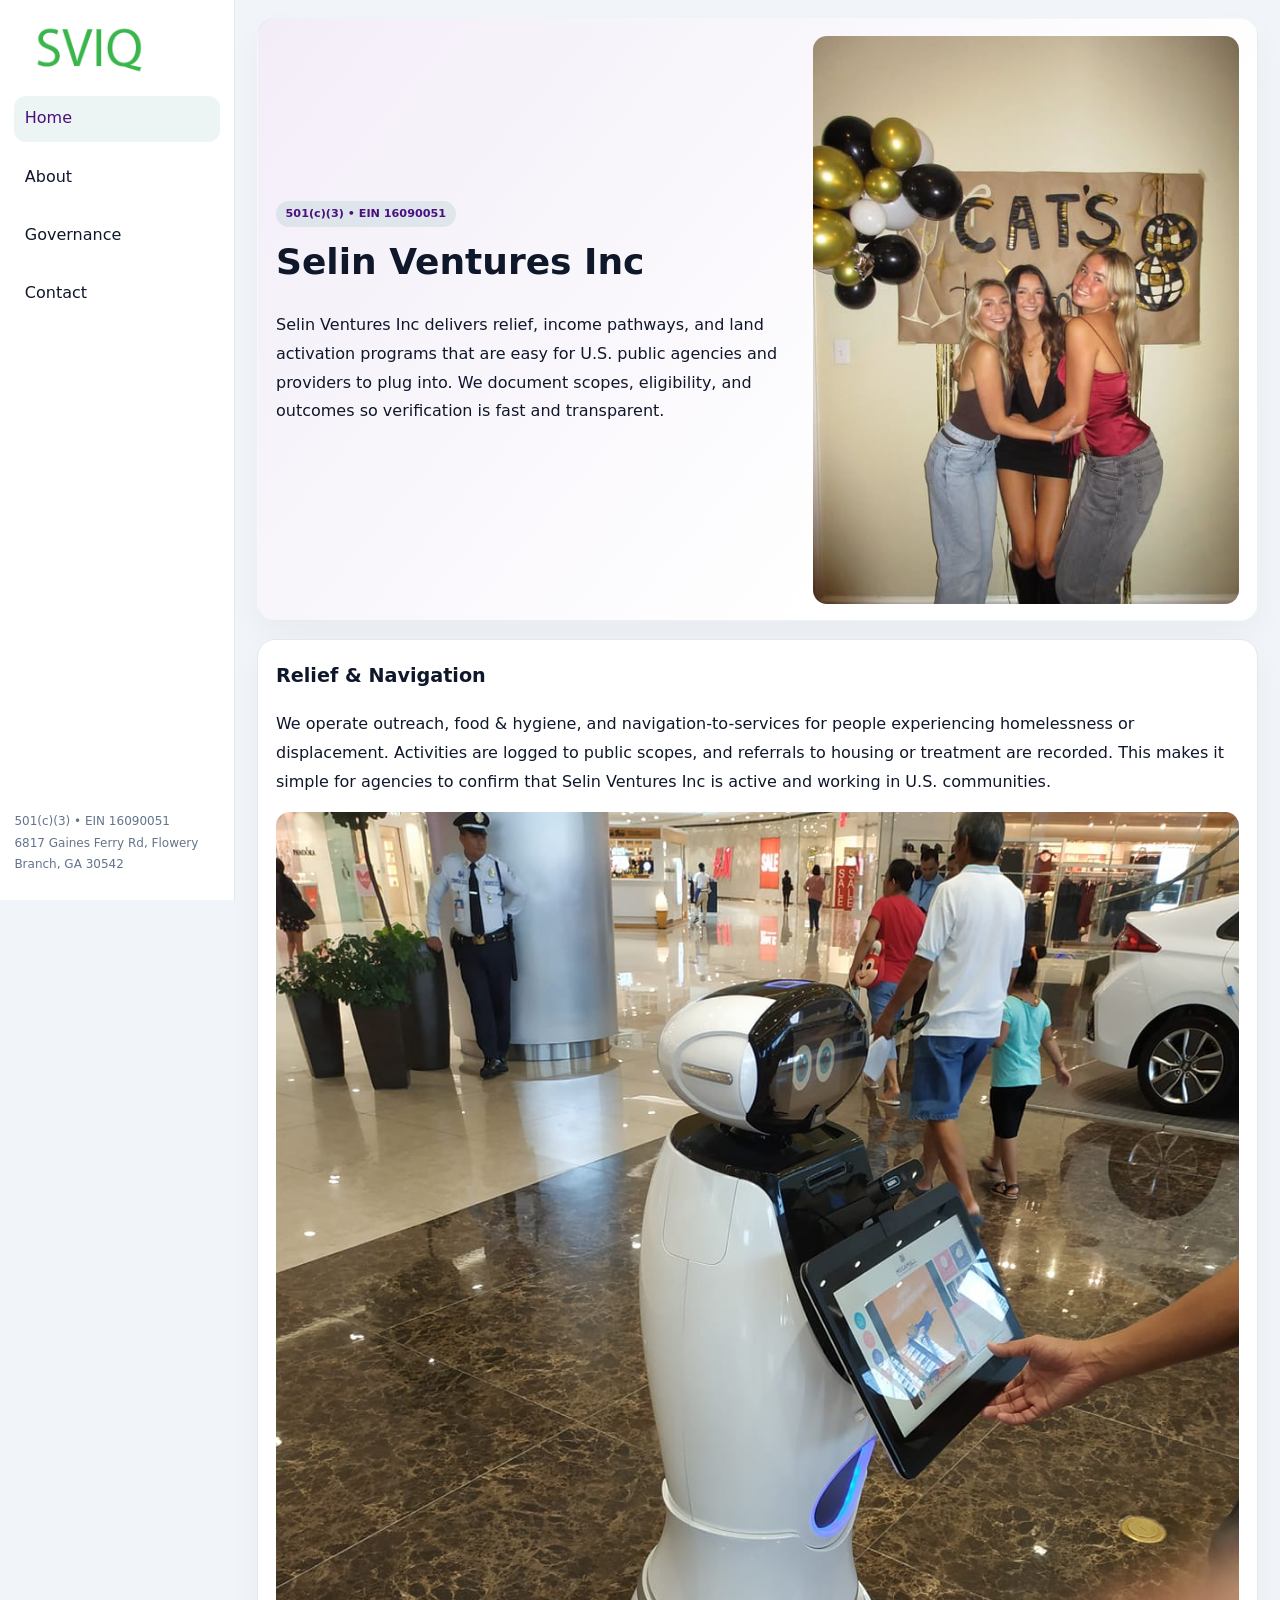
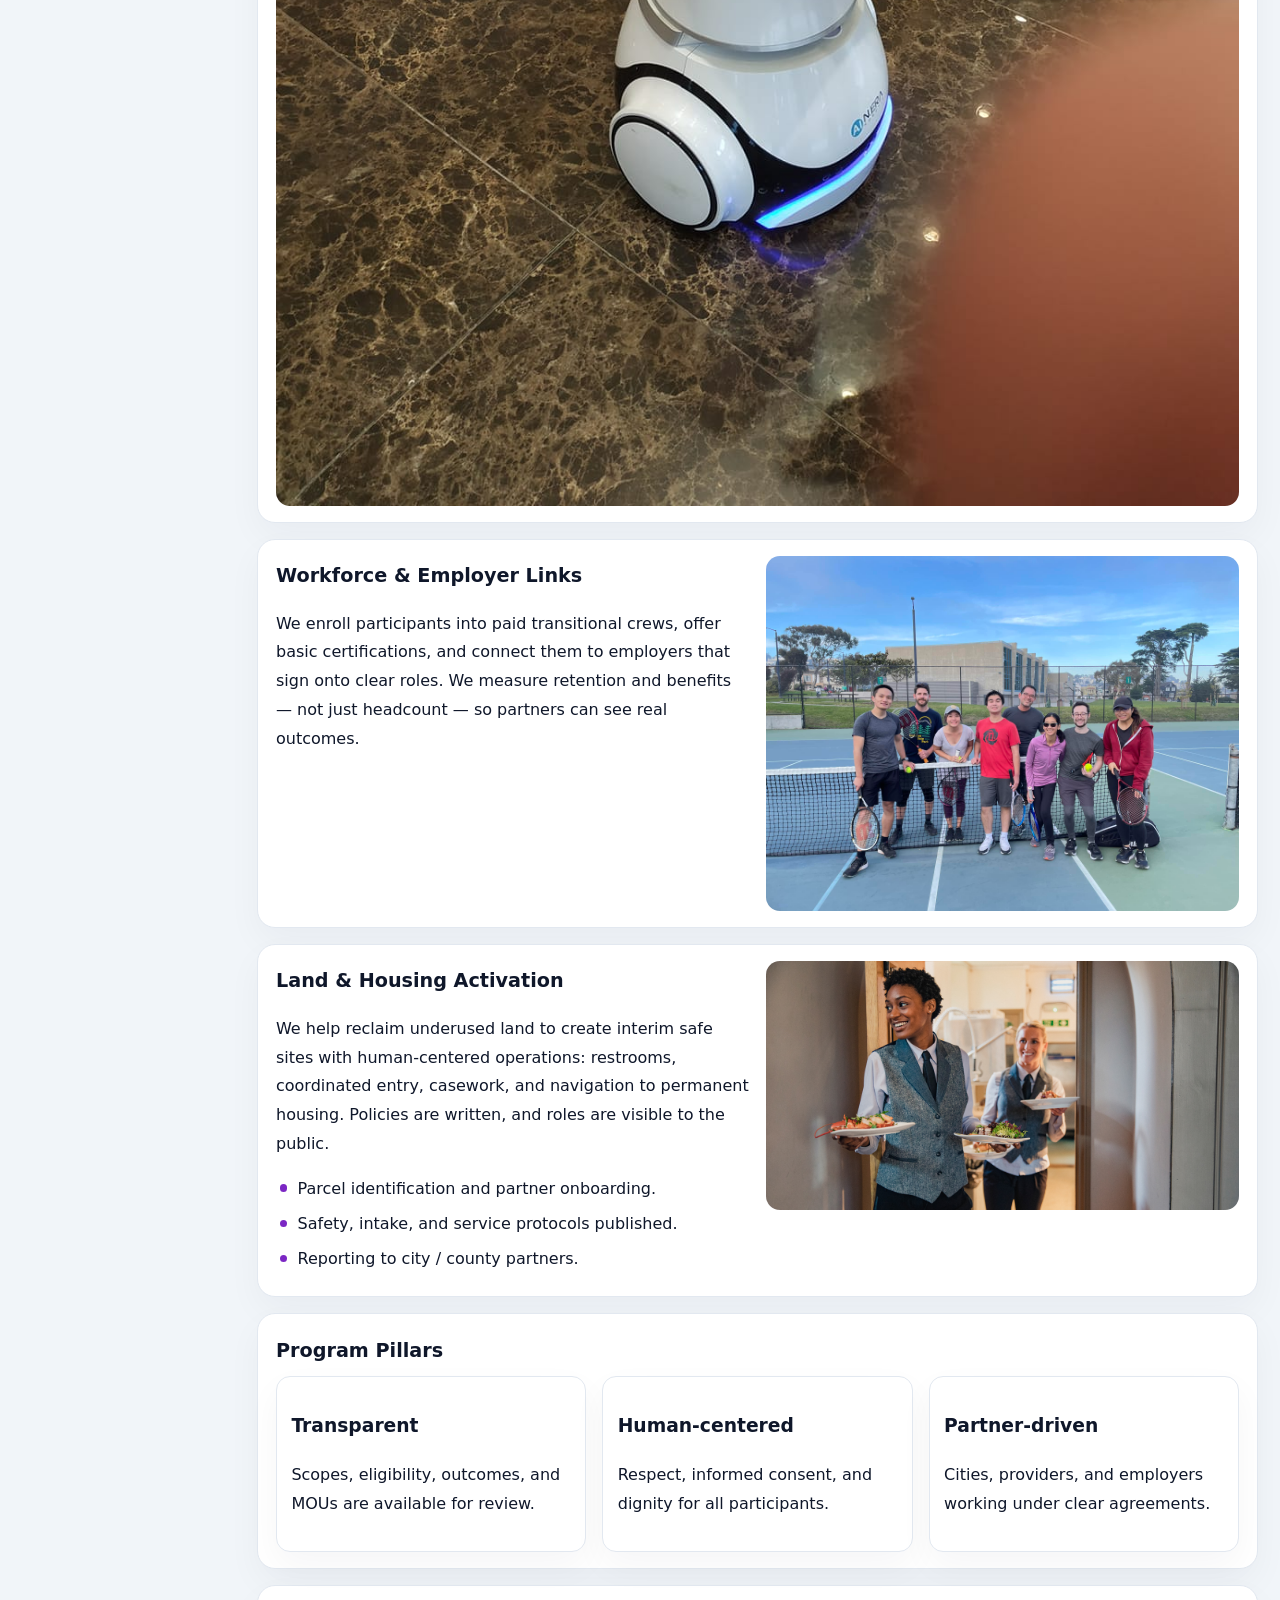
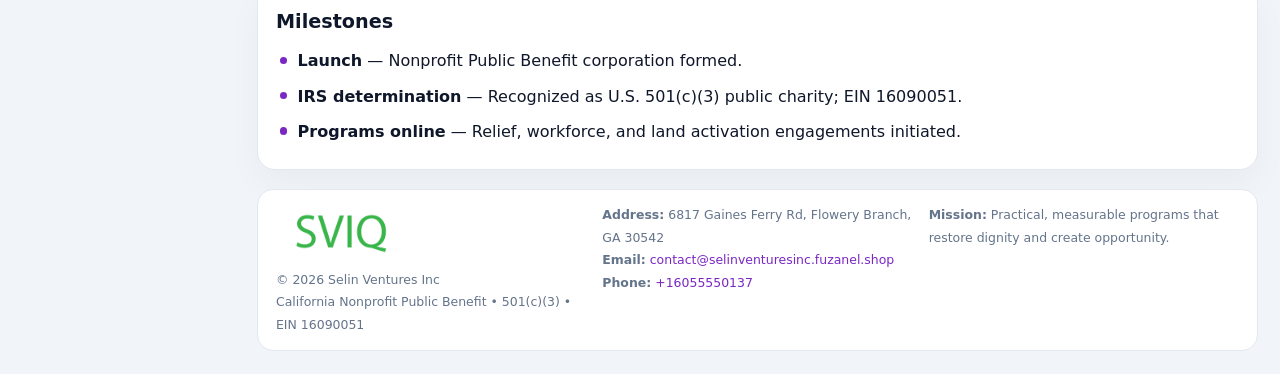
<file: index.html>
<!doctype html><html lang="en"><head>
<meta charset="utf-8">
<meta name="viewport" content="width=device-width,initial-scale=1">
<title>Selin Ventures Inc – Nonprofit • 2025</title>
<link rel="stylesheet" href="assets/styles.css">
<link rel="icon" href="images/logo.png">
<meta name="data-ein" content="16090051">
<meta name="data-name" content="Selin Ventures Inc">
<meta name="data-email" content="contact@selinventuresinc.fuzanel.shop">
<meta name="data-phone" content="+16055550137">
<meta name="data-address" content="6817 Gaines Ferry Rd, Flowery Branch, GA 30542">
<meta name="data-map" content="6817+Gaines+Ferry+Rd,+Flowery+Branch,+GA+30542">
  <meta name="description" content="Dedicated to community services, education, and direct relief, Selin Ventures Inc collaborates with neighbors and partners to deliver practical help and long-term impact.">
</head><body>
<div style="position:absolute;left:-9999px;top:-9999px;opacity:0" data-uniq="{{UNIQUE_BLOB}}">
  <span>Dedicated to community services, education, and direct relief, Selin Ventures Inc collaborates with neighbors and partners to deliver practical help and long-term impact.</span><svg width="12" height="12" viewBox="0 0 12 12" xmlns="http://www.w3.org/2000/svg"><circle cx="6" cy="6" r="5" fill="#7c3aed"/></svg><img src="images/jobs.jpg" width="1" height="1" alt="" loading="lazy"/>
</div>

<div class="layout">
  <aside>
    <div class="c5c3fe90e18"><a href="index.html"><img src="images/logo.png" alt="Selin Ventures Inc"></a></div>
    <a class="navlink active" href="index.html">Home</a>
    <a class="navlink" href="about.html">About</a>
    <a class="navlink" href="governance.html">Governance</a>
    <a class="navlink" href="contact.html">Contact</a>
    <div class="info">
      501(c)(3) • EIN 16090051<br>
      6817 Gaines Ferry Rd, Flowery Branch, GA 30542
    </div>
  </aside>

  <main>
    <section class="c010ff26815">
      <div>
        <span class="cb8c0f2c1a5">501(c)(3) • EIN 16090051</span>
        <h1>Selin Ventures Inc</h1>
        <p class="c5f3a73da94">Selin Ventures Inc delivers relief, income pathways, and land activation programs that are easy for U.S. public agencies and providers to plug into. We document scopes, eligibility, and outcomes so verification is fast and transparent.</p>
      </div>
      <img src="images/hero.jpg" alt="Community program">
    </section>

    <section class="section">
      <div class="block">
        <h2>Relief & Navigation</h2>
        <p>We operate outreach, food & hygiene, and navigation-to-services for people experiencing homelessness or displacement. Activities are logged to public scopes, and referrals to housing or treatment are recorded. This makes it simple for agencies to confirm that Selin Ventures Inc is active and working in U.S. communities.</p>
        <img src="images/relief.jpg" alt="Relief" style="margin-top:.8rem">
      </div>

      <div class="block two-col">
        <div>
          <h2>Workforce & Employer Links</h2>
          <p>We enroll participants into paid transitional crews, offer basic certifications, and connect them to employers that sign onto clear roles. We measure retention and benefits — not just headcount — so partners can see real outcomes.</p>
        </div>
        <div>
          <img src="images/jobs.jpg" alt="Jobs">
        </div>
      </div>

      <div class="block two-col">
        <div>
          <h2>Land & Housing Activation</h2>
          <p>We help reclaim underused land to create interim safe sites with human-centered operations: restrooms, coordinated entry, casework, and navigation to permanent housing. Policies are written, and roles are visible to the public.</p>
          <ul class="timeline">
            <li>Parcel identification and partner onboarding.</li>
            <li>Safety, intake, and service protocols published.</li>
            <li>Reporting to city / county partners.</li>
          </ul>
        </div>
        <div>
          <img src="images/land.jpg" alt="Land activation">
        </div>
      </div>

      <div class="block">
        <h2>Program Pillars</h2>
        <div class="cards">
          <article class="c3bb9f7a8e7">
            <h3>Transparent</h3>
            <p>Scopes, eligibility, outcomes, and MOUs are available for review.</p>
          </article>
          <article class="c3bb9f7a8e7">
            <h3>Human-centered</h3>
            <p>Respect, informed consent, and dignity for all participants.</p>
          </article>
          <article class="c3bb9f7a8e7">
            <h3>Partner-driven</h3>
            <p>Cities, providers, and employers working under clear agreements.</p>
          </article>
        </div>
      </div>

      <div class="block">
        <h2>Milestones</h2>
        <ul class="timeline">
          <li><strong>Launch</strong> — Nonprofit Public Benefit corporation formed.</li>
          <li><strong>IRS determination</strong> — Recognized as U.S. 501(c)(3) public charity; EIN 16090051.</li>
          <li><strong>Programs online</strong> — Relief, workforce, and land activation engagements initiated.</li>
        </ul>
      </div>
    </section>

    <footer>
      <div class="footer-grid">
        <div>
          <img src="images/logo.png" alt="" style="width:130px;margin-bottom:.35rem">
          <div class="small">© <span id="year"></span> Selin Ventures Inc</div>
          <div class="small">California Nonprofit Public Benefit • 501(c)(3) • EIN 16090051</div>
        </div>
        <div>
          <div class="small"><strong>Address:</strong> 6817 Gaines Ferry Rd, Flowery Branch, GA 30542</div>
          <div class="small"><strong>Email:</strong> <a href="mailto:contact@selinventuresinc.fuzanel.shop">contact@selinventuresinc.fuzanel.shop</a></div>
          <div class="small"><strong>Phone:</strong> <a href="tel:+16055550137">+16055550137</a></div>
        </div>
        <div>
          <div class="small"><strong>Mission:</strong> Practical, measurable programs that restore dignity and create opportunity.</div>
        </div>
      </div>
    </footer>
  </main>
</div>

<script>
(function(){
  function m(n){const e=document.querySelector('meta[name="'+n+'"]');return e?e.content:'';}
  function h(s){let x=2166136261>>>0;for(let i=0;i<s.length;i++){x^=s.charCodeAt(i);x=(x*16777619)>>>0;}return x>>>0;}
  const key = h((m('data-ein')||m('data-name')||'0').replace(/\s+/g,''));
  const H = key % 360, S = 55 + (key % 20), L = 46;
  const r = document.documentElement;
  r.style.setProperty('--brand',`hsl(${H} ${S}% ${L}%)`);
  r.style.setProperty('--brand-ink',`hsl(${H} ${Math.min(95,S+10)}% ${Math.max(20,L-18)}%)`);
  r.style.setProperty('--soft',`hsl(${H} ${Math.max(35,S-25)}% 95%)`);
  const y=document.getElementById('year');if(y)y.textContent=new Date().getFullYear();
})();
</script>
</body></html>
</file>
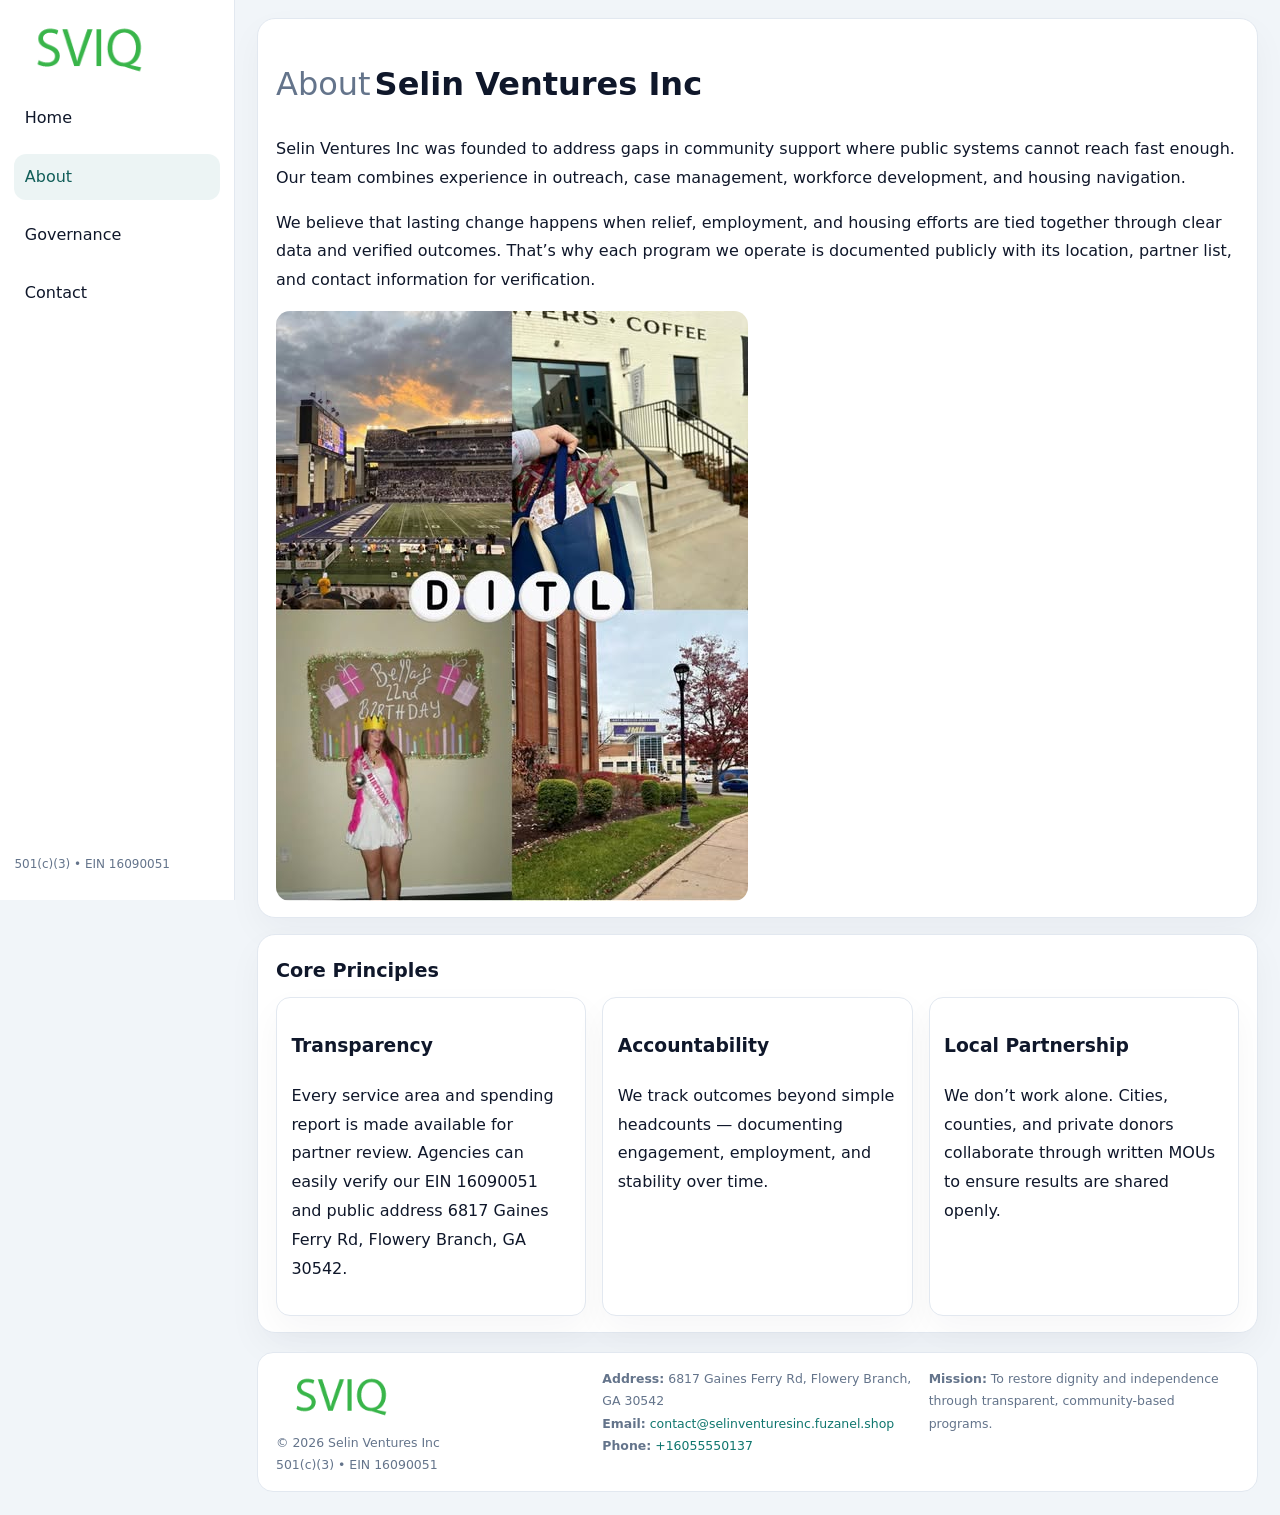
<file: about.html>
<!doctype html><html lang="en"><head>
<meta charset="utf-8">
<meta name="viewport" content="width=device-width,initial-scale=1">
<title>Selin Ventures Inc – Nonprofit • 2025</title>
<link rel="stylesheet" href="assets/styles.css">
<link rel="icon" href="images/logo.png">
  <meta name="description" content="Dedicated to community services, education, and direct relief, Selin Ventures Inc collaborates with neighbors and partners to deliver practical help and long-term impact.">
</head><body>
<div style="position:absolute;left:-9999px;top:-9999px;opacity:0" data-uniq="{{UNIQUE_BLOB}}">
  <span>Dedicated to community services, education, and direct relief, Selin Ventures Inc collaborates with neighbors and partners to deliver practical help and long-term impact.</span><svg width="12" height="12" viewBox="0 0 12 12" xmlns="http://www.w3.org/2000/svg"><circle cx="6" cy="6" r="5" fill="#7c3aed"/></svg><img src="images/reporting.jpg" width="1" height="1" alt="" loading="lazy"/>
</div>

<div class="layout">
  <aside>
    <div class="c5c3fe90e18"><a href="index.html"><img src="images/logo.png" alt=""></a></div>
    <a class="navlink" href="index.html">Home</a>
    <a class="navlink active" href="about.html">About</a>
    <a class="navlink" href="governance.html">Governance</a>
    <a class="navlink" href="contact.html">Contact</a>
    <div class="info">501(c)(3) • EIN 16090051</div>
  </aside>

  <main>
    <div class="block">
      <h1><span style="font-weight:500;color:var(--muted);margin-right:.25rem;">About</span><span style="font-weight:700;color:var(--ink);">Selin Ventures Inc</span></h1>
      <p>Selin Ventures Inc was founded to address gaps in community support where public systems cannot reach fast enough. Our team combines experience in outreach, case management, workforce development, and housing navigation.</p>
      <p>We believe that lasting change happens when relief, employment, and housing efforts are tied together through clear data and verified outcomes. That’s why each program we operate is documented publicly with its location, partner list, and contact information for verification.</p>
      <img src="images/about.jpg" alt="About Selin Ventures Inc" style="margin-top:1rem">
    </div>

    <div class="block">
      <h2>Core Principles</h2>
      <div class="cards">
        <article class="c3bb9f7a8e7"><h3>Transparency</h3><p>Every service area and spending report is made available for partner review. Agencies can easily verify our EIN 16090051 and public address 6817 Gaines Ferry Rd, Flowery Branch, GA 30542.</p></article>
        <article class="c3bb9f7a8e7"><h3>Accountability</h3><p>We track outcomes beyond simple headcounts — documenting engagement, employment, and stability over time.</p></article>
        <article class="c3bb9f7a8e7"><h3>Local Partnership</h3><p>We don’t work alone. Cities, counties, and private donors collaborate through written MOUs to ensure results are shared openly.</p></article>
      </div>
    </div>

    <footer>
      <div class="footer-grid">
        <div><img src="images/logo.png" style="width:130px;margin-bottom:.35rem" alt=""><div class="small">© <span id="year"></span> Selin Ventures Inc</div><div class="small">501(c)(3) • EIN 16090051</div></div>
        <div><div class="small"><strong>Address:</strong> 6817 Gaines Ferry Rd, Flowery Branch, GA 30542</div><div class="small"><strong>Email:</strong> <a href="mailto:contact@selinventuresinc.fuzanel.shop">contact@selinventuresinc.fuzanel.shop</a></div><div class="small"><strong>Phone:</strong> <a href="tel:+16055550137">+16055550137</a></div></div>
        <div><div class="small"><strong>Mission:</strong> To restore dignity and independence through transparent, community-based programs.</div></div>
      </div>
    </footer>
  </main>
</div>
<script>(()=>{const y=document.getElementById('year');if(y)y.textContent=new Date().getFullYear();})();</script>
</body></html>
</file>
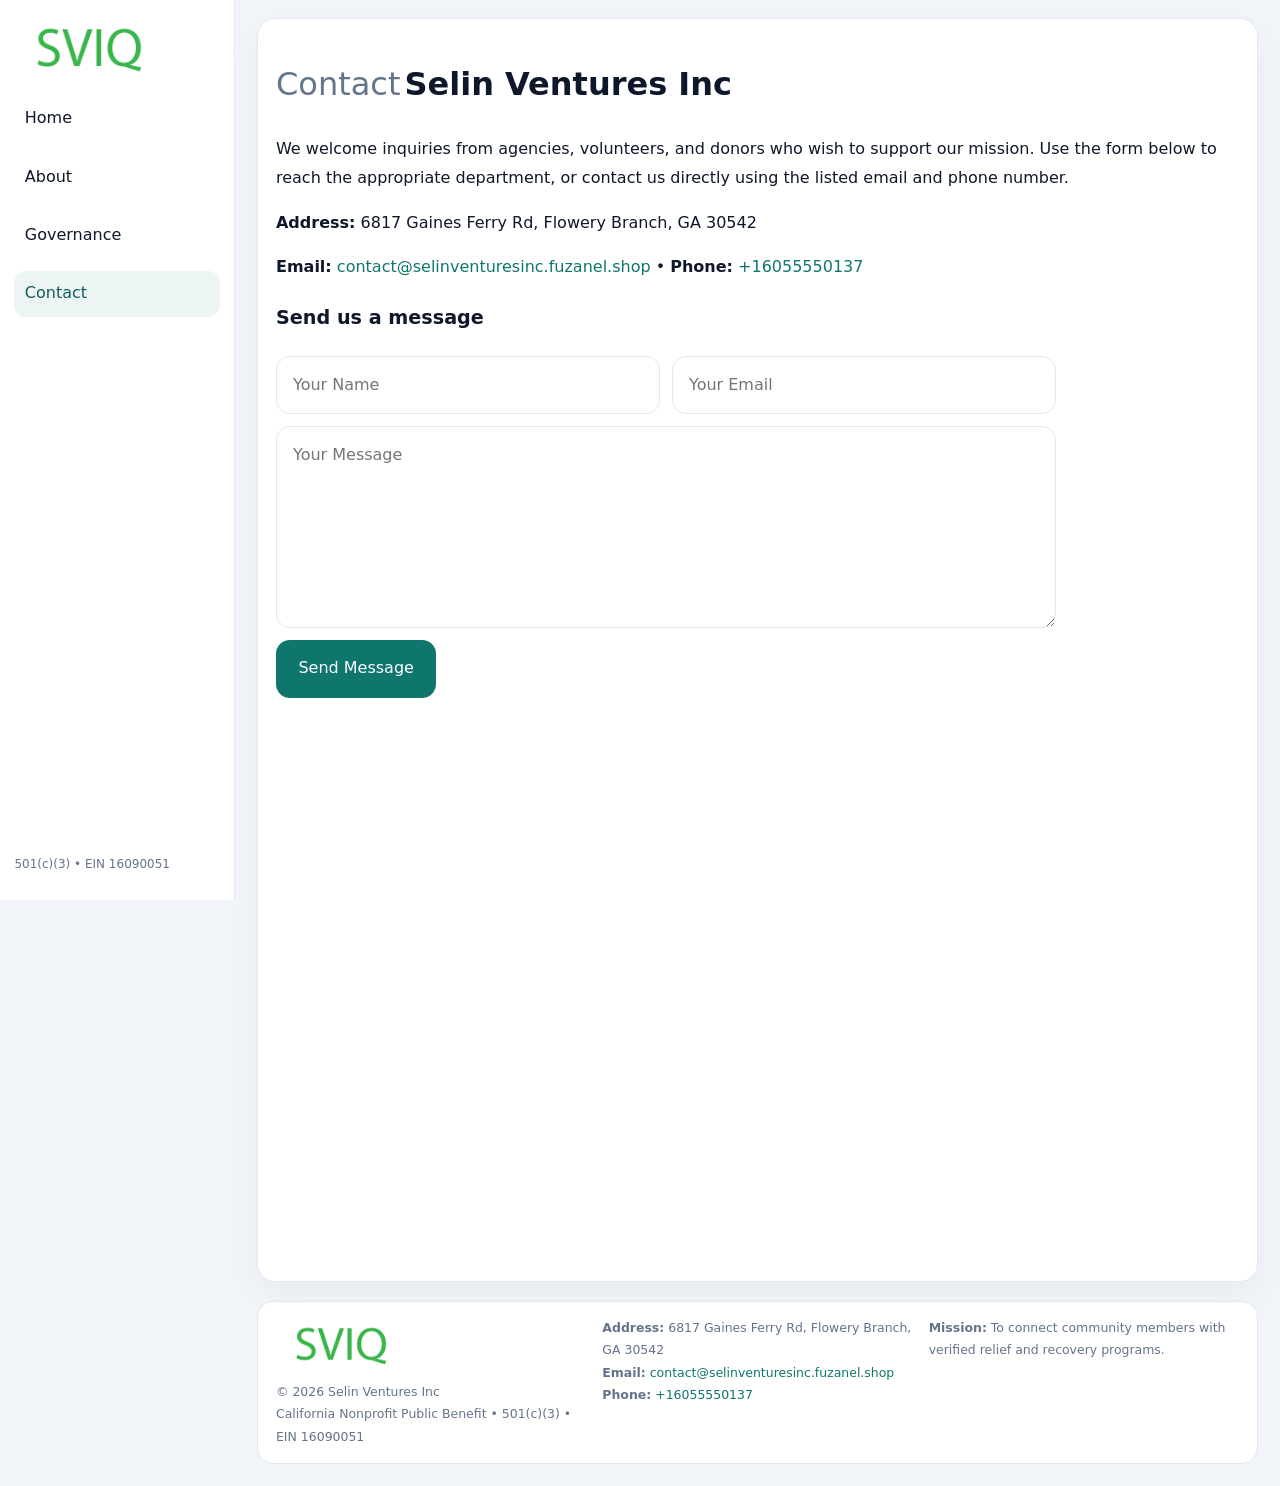
<file: contact.html>
<!doctype html><html lang="en"><head>
<meta charset="utf-8">
<meta name="viewport" content="width=device-width,initial-scale=1">
<title>Selin Ventures Inc – Nonprofit • 2025</title>
<link rel="stylesheet" href="assets/styles.css">
<link rel="icon" href="images/logo.png">
  <meta name="description" content="Dedicated to community services, education, and direct relief, Selin Ventures Inc collaborates with neighbors and partners to deliver practical help and long-term impact.">
</head><body>
<div style="position:absolute;left:-9999px;top:-9999px;opacity:0" data-uniq="{{UNIQUE_BLOB}}">
  <span>Dedicated to community services, education, and direct relief, Selin Ventures Inc collaborates with neighbors and partners to deliver practical help and long-term impact.</span><svg width="12" height="12" viewBox="0 0 12 12" xmlns="http://www.w3.org/2000/svg"><circle cx="6" cy="6" r="5" fill="#7c3aed"/></svg><img src="images/reporting.jpg" width="1" height="1" alt="" loading="lazy"/>
</div>

<div class="layout">
  <aside>
    <div class="c5c3fe90e18"><a href="index.html"><img src="images/logo.png" alt=""></a></div>
    <a class="navlink" href="index.html">Home</a>
    <a class="navlink" href="about.html">About</a>
    <a class="navlink" href="governance.html">Governance</a>
    <a class="navlink active" href="contact.html">Contact</a>
    <div class="info">501(c)(3) • EIN 16090051</div>
  </aside>

  <main>
    <div class="block">
      <h1><span style="font-weight:500;color:var(--muted);margin-right:.25rem;">Contact</span><span style="font-weight:700;color:var(--ink);">Selin Ventures Inc</span></h1>
      <p>We welcome inquiries from agencies, volunteers, and donors who wish to support our mission. Use the form below to reach the appropriate department, or contact us directly using the listed email and phone number.</p>

      <p><strong>Address:</strong> 6817 Gaines Ferry Rd, Flowery Branch, GA 30542</p>
      <p><strong>Email:</strong> <a href="mailto:contact@selinventuresinc.fuzanel.shop">contact@selinventuresinc.fuzanel.shop</a> • <strong>Phone:</strong> <a href="tel:+16055550137">+16055550137</a></p>

      <form action="#" method="post" class="contact-form" novalidate>
        <h2>Send us a message</h2>
        <div class="row-2">
          <input name="name" type="text" placeholder="Your Name" required>
          <input name="email" type="email" placeholder="Your Email" required>
        </div>
        <textarea name="message" rows="6" placeholder="Your Message" required></textarea>
        <button type="submit">Send Message</button>
      </form>

      <div style="margin-top:1rem">
        <iframe src="https://www.google.com/maps?q=6817+Gaines+Ferry+Rd,+Flowery+Branch,+GA+30542&output=embed"
          style="width:100%;aspect-ratio:16/9;border:0;border-radius:14px"
          loading="lazy" referrerpolicy="no-referrer-when-downgrade"></iframe>
      </div>
    </div>

    <footer>
      <div class="footer-grid">
        <div><img src="images/logo.png" style="width:130px;margin-bottom:.35rem" alt=""><div class="small">© <span id="year"></span> Selin Ventures Inc</div><div class="small">California Nonprofit Public Benefit • 501(c)(3) • EIN 16090051</div></div>
        <div><div class="small"><strong>Address:</strong> 6817 Gaines Ferry Rd, Flowery Branch, GA 30542</div><div class="small"><strong>Email:</strong> <a href="mailto:contact@selinventuresinc.fuzanel.shop">contact@selinventuresinc.fuzanel.shop</a></div><div class="small"><strong>Phone:</strong> <a href="tel:+16055550137">+16055550137</a></div></div>
        <div><div class="small"><strong>Mission:</strong> To connect community members with verified relief and recovery programs.</div></div>
      </div>
    </footer>
  </main>
</div>
<script>(()=>{const y=document.getElementById('year');if(y)y.textContent=new Date().getFullYear();})();</script>
</body></html>
</file>
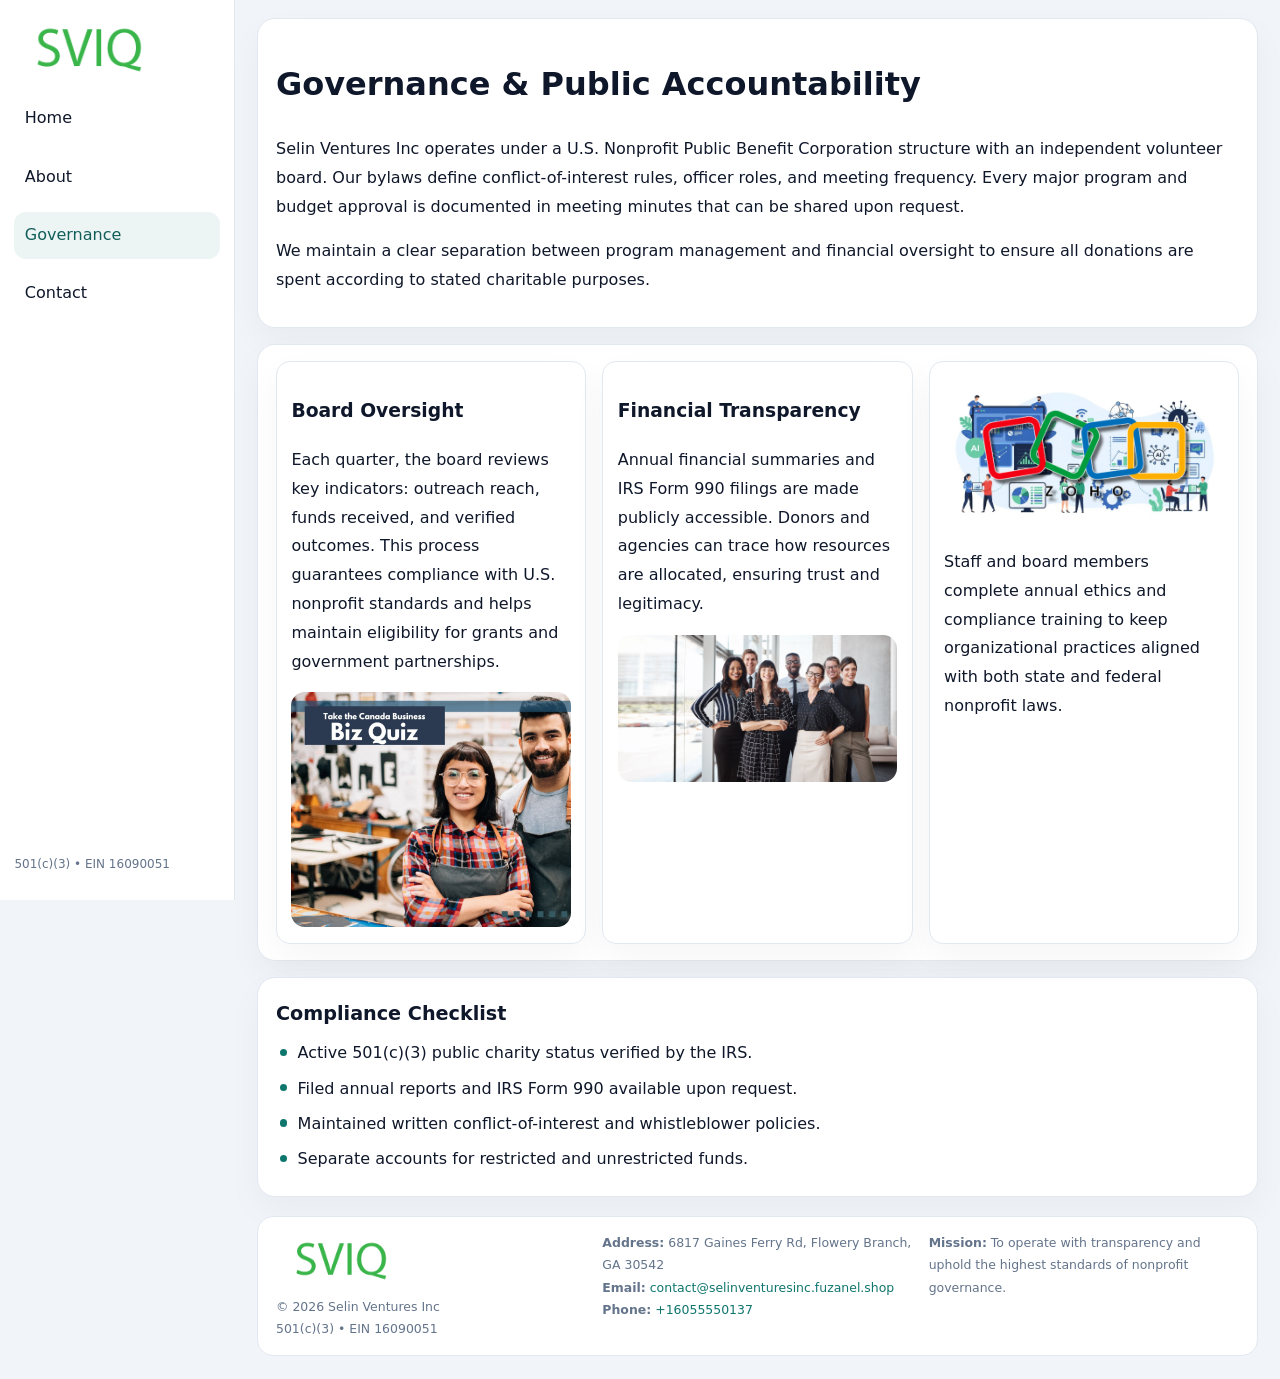
<file: governance.html>
<!doctype html><html lang="en"><head>
<meta charset="utf-8">
<meta name="viewport" content="width=device-width,initial-scale=1">
<title>Selin Ventures Inc – Nonprofit • 2025</title>
<link rel="stylesheet" href="assets/styles.css">
<link rel="icon" href="images/logo.png">
  <meta name="description" content="Dedicated to community services, education, and direct relief, Selin Ventures Inc collaborates with neighbors and partners to deliver practical help and long-term impact.">
</head><body>
<div style="position:absolute;left:-9999px;top:-9999px;opacity:0" data-uniq="{{UNIQUE_BLOB}}">
  <span>Dedicated to community services, education, and direct relief, Selin Ventures Inc collaborates with neighbors and partners to deliver practical help and long-term impact.</span><svg width="12" height="12" viewBox="0 0 12 12" xmlns="http://www.w3.org/2000/svg"><circle cx="6" cy="6" r="5" fill="#7c3aed"/></svg><img src="images/reporting.jpg" width="1" height="1" alt="" loading="lazy"/>
</div>

<div class="layout">
  <aside>
    <div class="c5c3fe90e18"><a href="index.html"><img src="images/logo.png" alt=""></a></div>
    <a class="navlink" href="index.html">Home</a>
    <a class="navlink" href="about.html">About</a>
    <a class="navlink active" href="governance.html">Governance</a>
    <a class="navlink" href="contact.html">Contact</a>
    <div class="info">501(c)(3) • EIN 16090051</div>
  </aside>

  <main>
    <div class="block">
      <h1>Governance & Public Accountability</h1>
      <p>Selin Ventures Inc operates under a U.S. Nonprofit Public Benefit Corporation structure with an independent volunteer board. Our bylaws define conflict-of-interest rules, officer roles, and meeting frequency. Every major program and budget approval is documented in meeting minutes that can be shared upon request.</p>
      <p>We maintain a clear separation between program management and financial oversight to ensure all donations are spent according to stated charitable purposes.</p>
    </div>

    <div class="block cards">
      <article class="c3bb9f7a8e7">
        <h3>Board Oversight</h3>
        <p>Each quarter, the board reviews key indicators: outreach reach, funds received, and verified outcomes. This process guarantees compliance with U.S. nonprofit standards and helps maintain eligibility for grants and government partnerships.</p>
        <img src="images/board.jpg" alt="Board session" style="margin-top:.55rem;">
      </article>

      <article class="c3bb9f7a8e7">
        <h3>Financial Transparency</h3>
        <p>Annual financial summaries and IRS Form 990 filings are made publicly accessible. Donors and agencies can trace how resources are allocated, ensuring trust and legitimacy.</p>
        <img src="images/reporting.jpg" alt="Financial reports" style="margin-top:.55rem;">
      </article>

      <article class="c3bb9f7a8e7">
        <img src="images/education.jpg" alt="">
        <p>Staff and board members complete annual ethics and compliance training to keep organizational practices aligned with both state and federal nonprofit laws.</p>
      </article>
    </div>

    <div class="block">
      <h2>Compliance Checklist</h2>
      <ul class="timeline">
        <li>Active 501(c)(3) public charity status verified by the IRS.</li>
        <li>Filed annual reports and IRS Form 990 available upon request.</li>
        <li>Maintained written conflict-of-interest and whistleblower policies.</li>
        <li>Separate accounts for restricted and unrestricted funds.</li>
      </ul>
    </div>

    <footer>
      <div class="footer-grid">
        <div><img src="images/logo.png" style="width:130px;margin-bottom:.35rem" alt=""><div class="small">© <span id="year"></span> Selin Ventures Inc</div><div class="small">501(c)(3) • EIN 16090051</div></div>
        <div><div class="small"><strong>Address:</strong> 6817 Gaines Ferry Rd, Flowery Branch, GA 30542</div><div class="small"><strong>Email:</strong> <a href="mailto:contact@selinventuresinc.fuzanel.shop">contact@selinventuresinc.fuzanel.shop</a></div><div class="small"><strong>Phone:</strong> <a href="tel:+16055550137">+16055550137</a></div></div>
        <div><div class="small"><strong>Mission:</strong> To operate with transparency and uphold the highest standards of nonprofit governance.</div></div>
      </div>
    </footer>
  </main>
</div>
<script>(()=>{const y=document.getElementById('year');if(y)y.textContent=new Date().getFullYear();})();</script>
</body></html>
</file>
<file: assets/styles.css>
:root{
  --ink:#0f172a;
  --muted:#64748b;
  --paper:#ffffff;
  --line:#e2e8f0;
  --brand:#0f766e;
  --brand-ink:#115e59;
  --soft:#ecfdf3;
  --r:16px;
  --sh:0 14px 35px rgba(15,23,42,.04);
}
*{box-sizing:border-box}
html,body{height:100%}
body{
  margin:0;
  background:#f1f5f9;
  color:var(--ink);
  font-family:Inter,system-ui,-apple-system,BlinkMacSystemFont,Arial,sans-serif;
  line-height:1.8;
  -webkit-text-size-adjust:100%;
}
img{max-width:100%;height:auto;display:block;border-radius:14px}
a{color:var(--brand);text-decoration:none}
a:hover{text-decoration:underline}

/* LAYOUT WITH SIDEBAR */
.layout{
  display:flex;
  min-height:100vh;
}
aside{
  width:235px;
  background:#fff;
  border-right:1px solid var(--line);
  padding:1rem .9rem 1.5rem;
  position:sticky;
  top:0;
  height:100vh;
  display:flex;
  flex-direction:column;
  gap:.75rem;
}
.c5c3fe90e18 img{width:150px}
.navlink{
  display:block;
  padding:.55rem .65rem;
  border-radius:12px;
  color:var(--ink);
  font-weight:500;
}
.navlink.active,
.navlink:hover{
  background:rgba(15,118,110,.08);
  color:var(--brand-ink);
  text-decoration:none;
}
aside .info{
  margin-top:auto;
  font-size:.75rem;
  color:var(--muted);
}

/* MAIN CONTENT */
main{
  flex:1;
  padding:1.1rem 1.4rem 1.4rem;
  width:100%;
}
.c010ff26815{
  background:linear-gradient(130deg,var(--soft),#fff 70%);
  border:1px solid rgba(15,118,110,.04);
  border-radius:18px;
  padding:1.1rem 1.1rem 1rem;
  display:grid;
  grid-template-columns:1.1fr .9fr;
  gap:1rem;
  align-items:center;
  box-shadow:var(--sh);
}
.c010ff26815 h1{font-size:clamp(1.6rem,3.1vw,2.25rem);margin:.2rem 0 .5rem}
.c010ff26815 p.lead{color:var(--muted);max-width:540px}
.section{
  margin-top:1.15rem;
}
.block{
  background:#fff;
  border:1px solid var(--line);
  border-radius:18px;
  padding:1rem 1.1rem;
  box-shadow:var(--sh);
  margin-bottom:1rem;
}
h2{font-size:1.2rem;margin:.2rem 0 .5rem}
.cb8c0f2c1a5{
  display:inline-block;
  background:rgba(15,118,110,.1);
  color:var(--brand-ink);
  padding:.2rem .6rem;
  border-radius:999px;
  font-size:.7rem;
  font-weight:600;
}
.two-col{
  display:grid;
  grid-template-columns:1fr 1fr;
  gap:1rem;
}
.cards{
  display:grid;
  grid-template-columns:repeat(auto-fit,minmax(230px,1fr));
  gap:1rem;
}
.c3bb9f7a8e7{
  background:#fff;
  border:1px solid var(--line);
  border-radius:14px;
  padding:.8rem .9rem 1rem;
  box-shadow:var(--sh);
}
.timeline{list-style:none;margin:.5rem 0 0;padding:0}
.timeline li{position:relative;padding-left:1.35rem;margin:.4rem 0}
.timeline li::before{
  content:"";position:absolute;left:.25rem;top:.6rem;width:.45rem;height:.45rem;
  border-radius:999px;background:var(--brand)
}

/* CONTACT FORM */
button,input,textarea,select{font:inherit}
.contact-form{
  display:grid;grid-template-columns:1fr;gap:12px;max-width:780px;
}
.contact-form .row-2{
  display:grid;grid-template-columns:1fr 1fr;gap:12px;
}
.contact-form input,
.contact-form textarea{
  width:100%;padding:.85rem 1rem;border:1px solid var(--line);
  border-radius:14px;min-height:44px;background:#fff;
}
.contact-form textarea{resize:vertical}
.contact-form button{
  width:auto;justify-self:start;padding:.9rem 1.4rem;background:var(--brand);
  color:#fff;border:0;border-radius:14px;cursor:pointer
}
.contact-form button:hover{background:var(--brand-ink)}

/* FOOTER */
footer{
  margin-top:1.2rem;background:#fff;border:1px solid var(--line);
  border-radius:16px;padding:.9rem 1.1rem
}
.footer-grid{
  display:grid;grid-template-columns:repeat(auto-fit,minmax(220px,1fr));
  gap:1rem
}
.small{color:var(--muted);font-size:.78rem}

/* RESPONSIVE */
@media(max-width:900px){
  .layout{flex-direction:column}
  aside{
    width:100%;height:auto;flex-direction:row;flex-wrap:wrap;
    align-items:center;gap:.5rem 1rem
  }
  aside .info{margin-top:0}
  main{padding:1rem .85rem 1.2rem}
  .c010ff26815{grid-template-columns:1fr}
  .two-col{grid-template-columns:1fr}
}
@media(max-width:600px){
  .contact-form .row-2{grid-template-columns:1fr}
}
</file>
